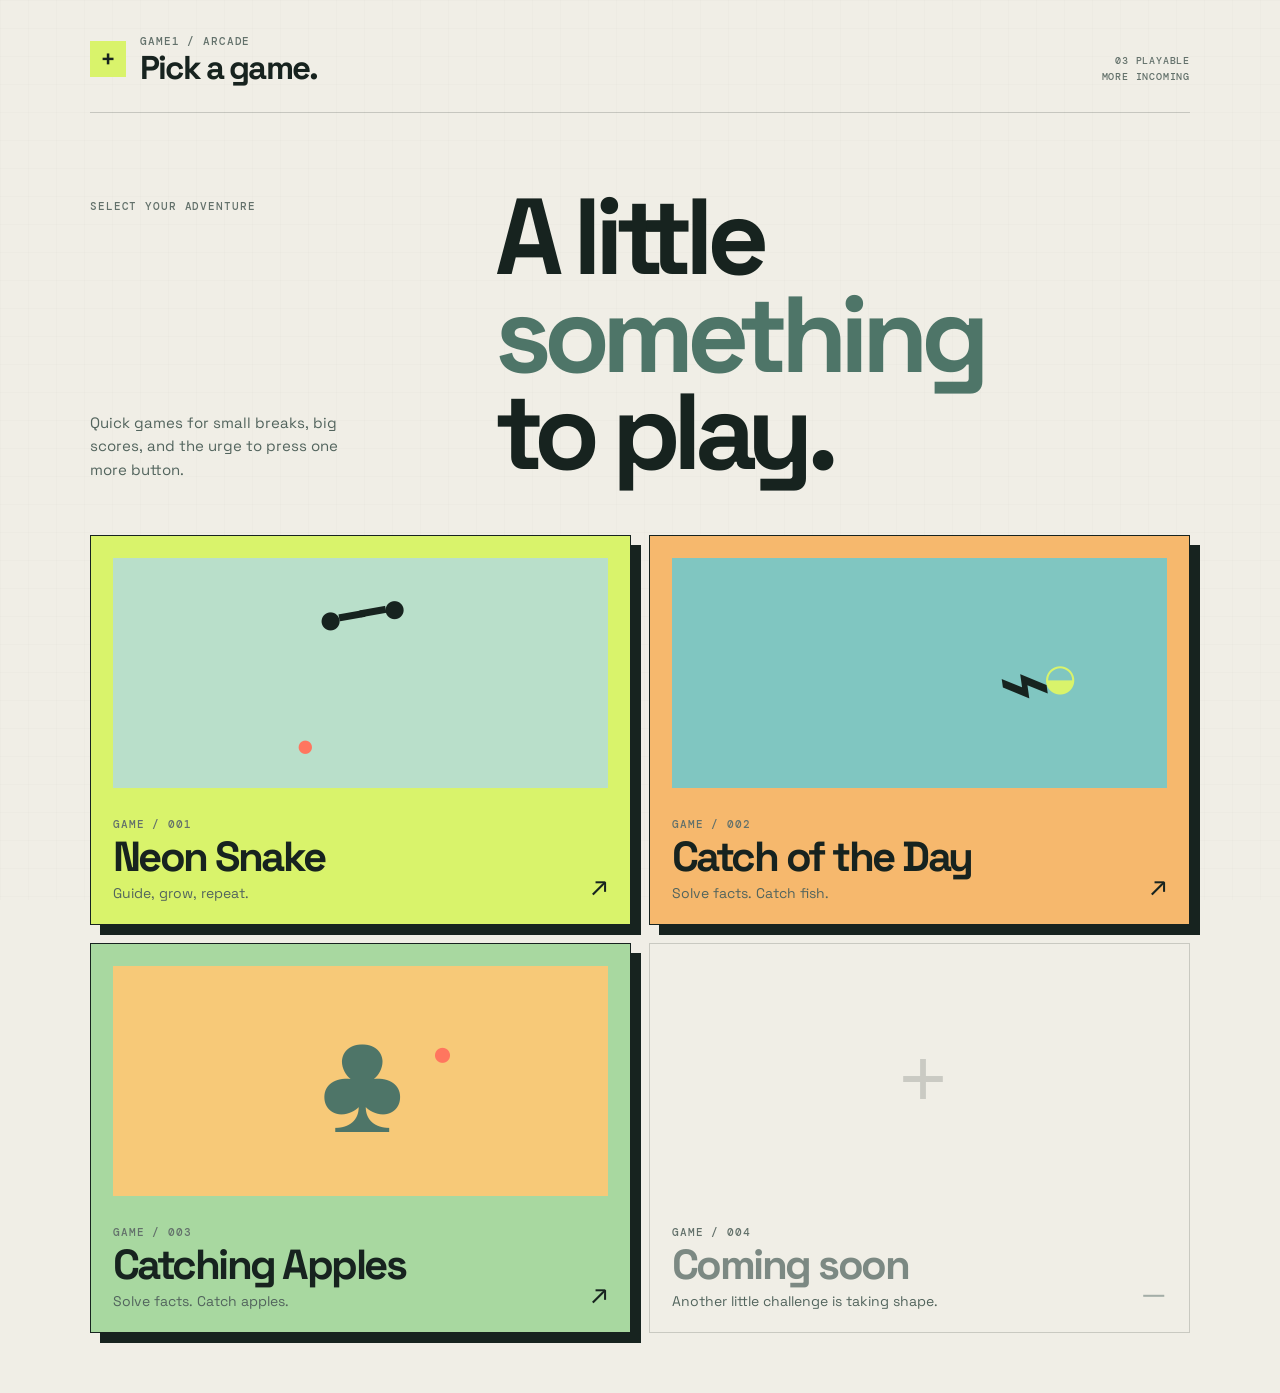
<file: index.html>
<!doctype html>
<html lang="en">
  <head>
    <meta charset="UTF-8" />
    <meta name="viewport" content="width=device-width, initial-scale=1.0" />
    <title>Game1 Arcade</title>
    <link rel="preconnect" href="https://fonts.googleapis.com" />
    <link rel="preconnect" href="https://fonts.gstatic.com" crossorigin />
    <link href="https://fonts.googleapis.com/css2?family=DM+Mono:wght@400;500&family=Space+Grotesk:wght@400;500;600;700&display=swap" rel="stylesheet" />
    <link rel="stylesheet" href="styles.css" />
  </head>
  <body>
    <main class="hub-shell">
      <header class="hub-header">
        <div class="brand-lockup">
          <span class="brand-mark" aria-hidden="true">+</span>
          <div>
            <p class="eyebrow">GAME1 / ARCADE</p>
            <h1>Pick a game.</h1>
          </div>
        </div>
        <p class="hub-count">03 PLAYABLE<br />MORE INCOMING</p>
      </header>

      <section class="hub-intro">
        <p class="eyebrow">SELECT YOUR ADVENTURE</p>
        <h2>A little<br /><em>something</em><br />to play.</h2>
        <p class="intro">Quick games for small breaks, big scores, and the urge to press one more button.</p>
      </section>

      <section class="game-grid" aria-label="Available games">
        <a class="game-card snake-card" href="snake.html">
          <div class="card-art" aria-hidden="true"><span class="pixel-snake">●━━●</span><span class="pixel-food">●</span></div>
          <div class="card-info"><p class="eyebrow">GAME / 001</p><h3>Neon Snake</h3><p>Guide, grow, repeat.</p></div>
          <span class="card-arrow" aria-hidden="true">↗</span>
        </a>
        <a class="game-card fishing-card" href="fishing.html">
          <div class="card-art fishing-art" aria-hidden="true"><span class="boat-art">⌁</span><span class="fish-art">◒</span></div>
          <div class="card-info"><p class="eyebrow">GAME / 002</p><h3>Catch of the Day</h3><p>Solve facts. Catch fish.</p></div>
          <span class="card-arrow" aria-hidden="true">↗</span>
        </a>
        <a class="game-card apple-card" href="apples.html">
          <div class="card-art apple-art" aria-hidden="true"><span class="tree-art">♣</span><span class="apple-art-fruit">●</span></div>
          <div class="card-info"><p class="eyebrow">GAME / 003</p><h3>Catching Apples</h3><p>Solve facts. Catch apples.</p></div>
          <span class="card-arrow" aria-hidden="true">↗</span>
        </a>
        <div class="game-card locked-card" aria-label="Next game coming soon">
          <div class="card-art locked-art" aria-hidden="true">+</div>
          <div class="card-info"><p class="eyebrow">GAME / 004</p><h3>Coming soon</h3><p>Another little challenge is taking shape.</p></div>
          <span class="card-arrow muted" aria-hidden="true">—</span>
        </div>
      </section>
    </main>
  </body>
</html>
</file>
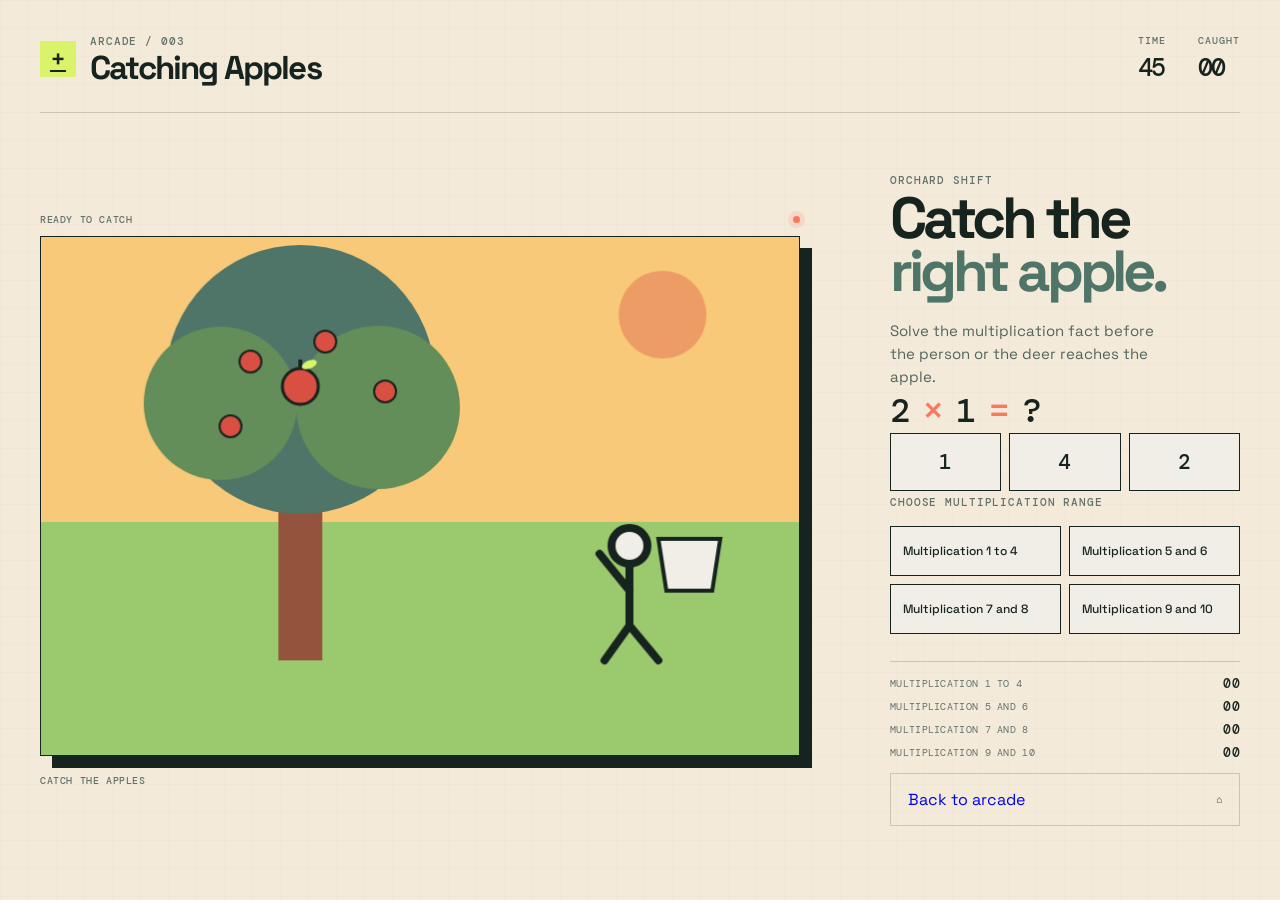
<file: apples.html>
<!doctype html>
<html lang="en">
  <head>
    <meta charset="UTF-8" />
    <meta name="viewport" content="width=device-width, initial-scale=1.0" />
    <title>Catching Apples</title>
    <link rel="preconnect" href="https://fonts.googleapis.com" />
    <link rel="preconnect" href="https://fonts.gstatic.com" crossorigin />
    <link href="https://fonts.googleapis.com/css2?family=DM+Mono:wght@400;500&family=Space+Grotesk:wght@400;500;600;700&display=swap" rel="stylesheet" />
    <link rel="stylesheet" href="styles.css" />
  </head>
  <body class="apples-page">
    <main class="apples-shell">
      <header class="topbar">
        <div class="brand-lockup">
          <a class="brand-mark home-link" href="index.html" aria-label="Back to arcade">+</a>
          <div>
            <p class="eyebrow">ARCADE / 003</p>
            <h1>Catching Apples</h1>
          </div>
        </div>
        <div class="apples-stats" aria-label="Game statistics">
          <div class="stat"><span>Time</span><strong id="apple-time">45</strong></div>
          <div class="stat"><span>Caught</span><strong id="apple-score">00</strong></div>
        </div>
      </header>

      <section class="apples-layout">
        <div class="apples-scene-wrap">
          <div class="board-meta"><span id="apple-status">Ready to catch</span><span class="live-dot"></span></div>
          <div class="scene-frame">
            <canvas id="apple-scene" width="760" height="520" aria-label="Catching apples game"></canvas>
            <div id="apple-game-over-box" class="game-over-box" role="status" hidden>
              <p class="eyebrow">ROUND COMPLETE</p>
              <strong id="apple-game-over-message"></strong>
            </div>
          </div>
          <div class="board-footer"><span>CATCH THE APPLES</span></div>
        </div>
        <aside class="apple-panel">
          <div>
            <p class="eyebrow">ORCHARD SHIFT</p>
            <h2>Catch the<br /><em>right apple.</em></h2>
            <p class="intro">Solve the multiplication fact before the person or the deer reaches the apple.</p>
            <div class="fact-box" aria-live="polite"><span id="first-number">1</span><b>×</b><span id="second-number">1</span><b>=</b><span>?</span></div>
          </div>
          <div id="answer-buttons" class="answer-buttons" aria-label="Choose the answer"></div>
          <div class="apple-controls" aria-label="Game controls">
            <p class="eyebrow mode-label">CHOOSE MULTIPLICATION RANGE</p>
            <div class="mode-buttons" aria-label="Choose multiplication range">
              <button class="mode-button" type="button" data-mode="1-4">Multiplication 1 to 4</button>
              <button class="mode-button" type="button" data-mode="5-6">Multiplication 5 and 6</button>
              <button class="mode-button" type="button" data-mode="7-8">Multiplication 7 and 8</button>
              <button class="mode-button" type="button" data-mode="9-10">Multiplication 9 and 10</button>
            </div>
            <div class="high-scores" aria-label="High scores">
              <div><span>Multiplication 1 to 4</span><strong id="high-score-1-4">00</strong></div>
              <div><span>Multiplication 5 and 6</span><strong id="high-score-5-6">00</strong></div>
              <div><span>Multiplication 7 and 8</span><strong id="high-score-7-8">00</strong></div>
              <div><span>Multiplication 9 and 10</span><strong id="high-score-9-10">00</strong></div>
            </div>
            <a class="secondary-button home-button" href="index.html">Back to arcade <span>⌂</span></a>
          </div>
        </aside>
      </section>
    </main>
    <script src="apples.js"></script>
  </body>
</html>
</file>
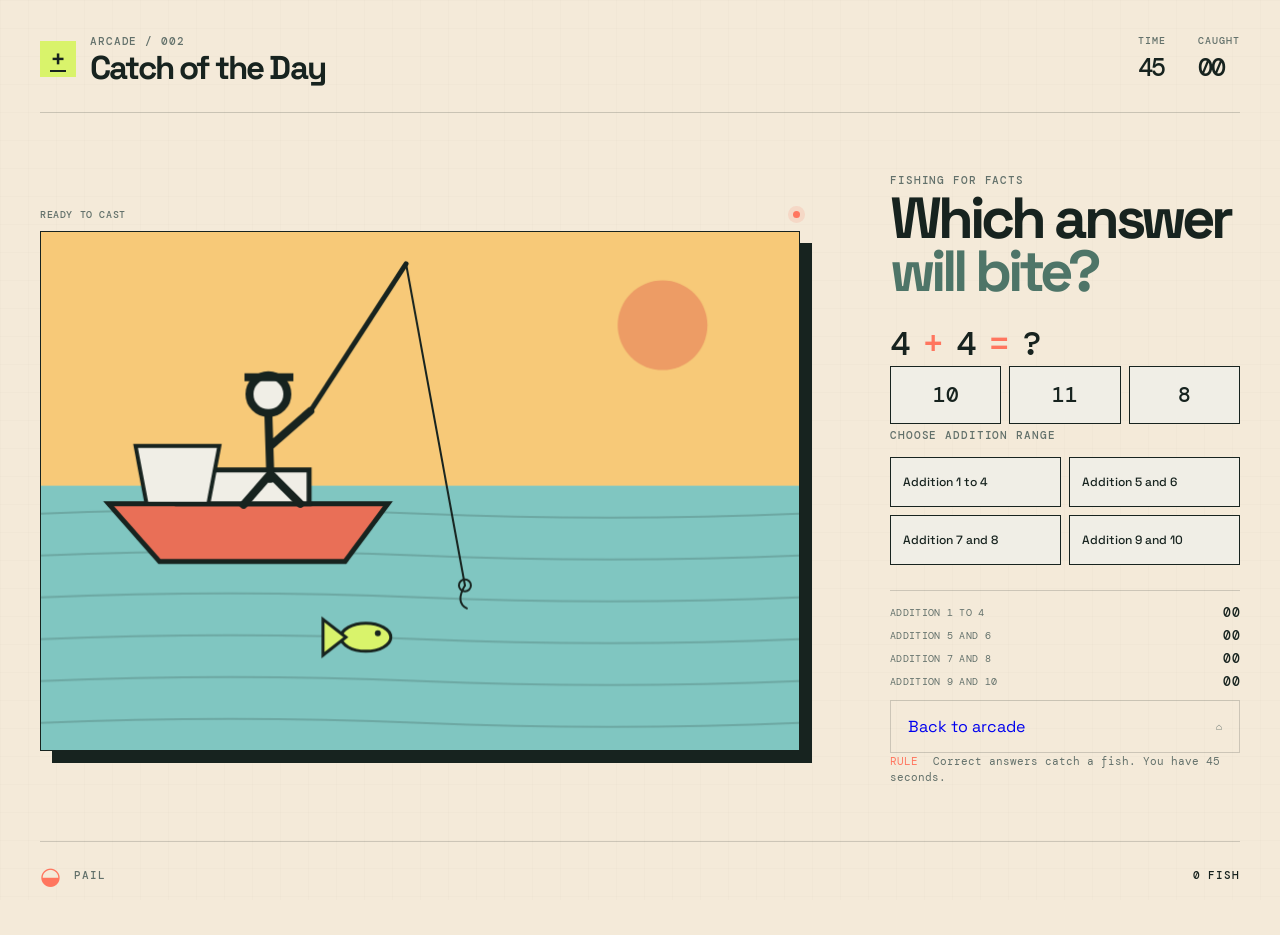
<file: fishing.html>
<!doctype html>
<html lang="en">
  <head>
    <meta charset="UTF-8" />
    <meta name="viewport" content="width=device-width, initial-scale=1.0" />
    <title>Catch of the Day</title>
    <link rel="preconnect" href="https://fonts.googleapis.com" />
    <link rel="preconnect" href="https://fonts.gstatic.com" crossorigin />
    <link href="https://fonts.googleapis.com/css2?family=DM+Mono:wght@400;500&family=Space+Grotesk:wght@400;500;600;700&display=swap" rel="stylesheet" />
    <link rel="stylesheet" href="styles.css" />
  </head>
  <body class="fishing-page">
    <main class="fishing-shell">
      <header class="topbar">
        <div class="brand-lockup">
          <a class="brand-mark home-link" href="index.html" aria-label="Back to arcade">+</a>
          <div>
            <p class="eyebrow">ARCADE / 002</p>
            <h1>Catch of the Day</h1>
          </div>
        </div>
        <div class="fishing-stats" aria-label="Game statistics">
          <div class="stat"><span>Time</span><strong id="time-left">45</strong></div>
          <div class="stat"><span>Caught</span><strong id="caught-count">00</strong></div>
        </div>
      </header>

      <section class="fishing-layout">
        <div class="fishing-scene-wrap">
          <div class="board-meta"><span id="fishing-status">Ready to cast</span><span class="live-dot"></span></div>
          <div class="scene-frame">
            <canvas id="fishing-scene" width="760" height="520" aria-label="A person fishing from a boat"></canvas>
            <div id="game-over-box" class="game-over-box" role="status" hidden>
              <p class="eyebrow">ROUND COMPLETE</p>
              <strong id="game-over-message"></strong>
            </div>
          </div>
        </div>
        <aside class="math-panel">
          <div>
            <p class="eyebrow">FISHING FOR FACTS</p>
            <h2>Which answer<br /><em>will bite?</em></h2>
            <div class="fact-box" aria-live="polite"><span id="first-number">1</span><b>+</b><span id="second-number">1</span><b>=</b><span>?</span></div>
          </div>
          <div id="answer-buttons" class="answer-buttons" aria-label="Choose the answer"></div>
          <div class="fishing-actions">
            <p class="eyebrow mode-label">CHOOSE ADDITION RANGE</p>
            <div id="mode-buttons" class="mode-buttons" aria-label="Choose addition range">
              <button class="mode-button" type="button" data-mode="1-4">Addition 1 to 4</button>
              <button class="mode-button" type="button" data-mode="5-6">Addition 5 and 6</button>
              <button class="mode-button" type="button" data-mode="7-8">Addition 7 and 8</button>
              <button class="mode-button" type="button" data-mode="9-10">Addition 9 and 10</button>
            </div>
            <div class="high-scores" aria-label="High scores">
              <div><span>Addition 1 to 4</span><strong id="high-score-1-4">00</strong></div>
              <div><span>Addition 5 and 6</span><strong id="high-score-5-6">00</strong></div>
              <div><span>Addition 7 and 8</span><strong id="high-score-7-8">00</strong></div>
              <div><span>Addition 9 and 10</span><strong id="high-score-9-10">00</strong></div>
            </div>
            <a class="secondary-button home-button" href="index.html">Back to arcade <span>⌂</span></a>
          </div>
          <p class="tip"><span>RULE</span> Correct answers catch a fish. You have 45 seconds.</p>
        </aside>
      </section>
      <section class="pail-row"><span class="pail-icon" aria-hidden="true">◒</span><span>Pail</span><strong id="pail-count">0 fish</strong></section>
    </main>
    <script src="fishing.js"></script>
  </body>
</html>
</file>
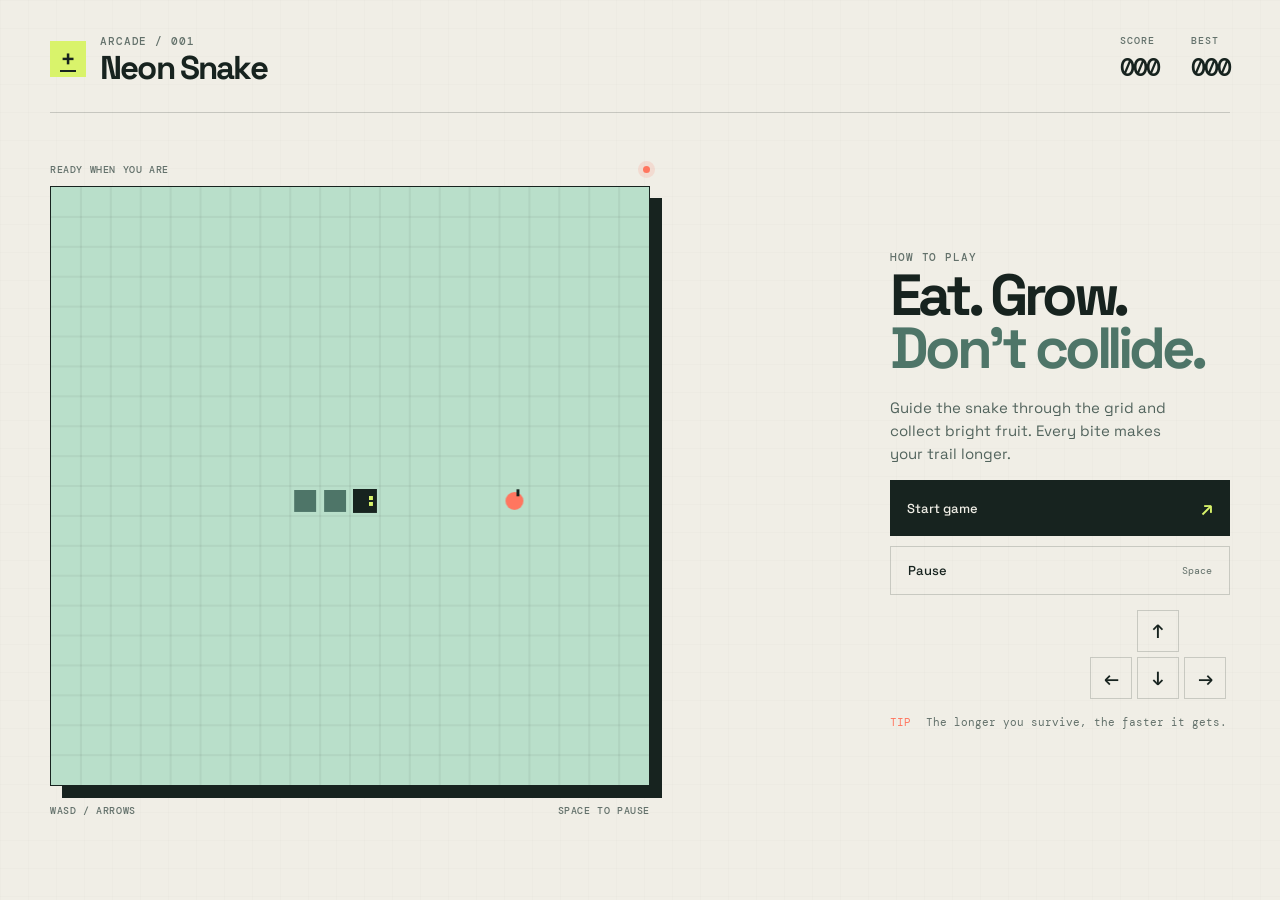
<file: snake.html>
<!doctype html>
<html lang="en">
  <head>
    <meta charset="UTF-8" />
    <meta name="viewport" content="width=device-width, initial-scale=1.0" />
    <title>Neon Snake</title>
    <link rel="preconnect" href="https://fonts.googleapis.com" />
    <link rel="preconnect" href="https://fonts.gstatic.com" crossorigin />
    <link href="https://fonts.googleapis.com/css2?family=DM+Mono:wght@400;500&family=Space+Grotesk:wght@400;500;600;700&display=swap" rel="stylesheet" />
    <link rel="stylesheet" href="styles.css" />
  </head>
  <body>
    <main class="game-shell">
      <header class="topbar">
        <div class="brand-lockup">
          <a class="brand-mark home-link" href="index.html" aria-label="Back to arcade">+</a>
          <div>
            <p class="eyebrow">ARCADE / 001</p>
            <h1>Neon Snake</h1>
          </div>
        </div>
        <div class="stats" aria-label="Game statistics">
          <div class="stat"><span>Score</span><strong id="score">000</strong></div>
          <div class="stat"><span>Best</span><strong id="best">000</strong></div>
        </div>
      </header>

      <section class="play-layout">
        <div class="board-wrap">
          <div class="board-meta"><span id="status">Ready when you are</span><span class="live-dot"></span></div>
          <canvas id="game-board" width="600" height="600" aria-label="Snake game board"></canvas>
          <div class="board-footer"><span>WASD / ARROWS</span><span>SPACE TO PAUSE</span></div>
        </div>

        <aside class="control-panel">
          <div>
            <p class="eyebrow">HOW TO PLAY</p>
            <h2>Eat. Grow.<br /><em>Don't collide.</em></h2>
            <p class="intro">Guide the snake through the grid and collect bright fruit. Every bite makes your trail longer.</p>
          </div>
          <div class="controls" aria-label="Game controls">
            <button id="start-button" class="primary-button" type="button">Start game <span>↗</span></button>
            <button id="pause-button" class="secondary-button" type="button">Pause <span>Space</span></button>
          </div>
          <div class="d-pad" aria-label="Touch controls">
            <button data-direction="up" class="up" type="button" aria-label="Move up">↑</button>
            <button data-direction="left" type="button" aria-label="Move left">←</button>
            <button data-direction="down" type="button" aria-label="Move down">↓</button>
            <button data-direction="right" type="button" aria-label="Move right">→</button>
          </div>
          <p class="tip"><span>TIP</span> The longer you survive, the faster it gets.</p>
        </aside>
      </section>
    </main>
    <script src="game.js"></script>
  </body>
</html>
</file>
<file: styles.css>
:root {
  --ink: #17231f;
  --paper: #f0eee6;
  --lime: #d9f36b;
  --coral: #ff765f;
  --mint: #a9d9c6;
  --line: rgba(23, 35, 31, 0.18);
  --mono: "DM Mono", monospace;
  --display: "Space Grotesk", sans-serif;
}

* { box-sizing: border-box; }

body {
  margin: 0;
  min-width: 320px;
  color: var(--ink);
  background: var(--paper);
  font-family: var(--display);
}

body::before {
  position: fixed;
  inset: 0;
  z-index: -1;
  pointer-events: none;
  content: "";
  opacity: 0.35;
  background-image: linear-gradient(rgba(23, 35, 31, 0.035) 1px, transparent 1px), linear-gradient(90deg, rgba(23, 35, 31, 0.035) 1px, transparent 1px);
  background-size: 28px 28px;
}

.game-shell { width: min(1180px, calc(100% - 48px)); margin: 0 auto; padding: 34px 0 44px; }
.topbar { display: flex; align-items: flex-end; justify-content: space-between; padding-bottom: 28px; border-bottom: 1px solid var(--line); }
.brand-lockup { display: flex; align-items: center; gap: 14px; }
.brand-mark { display: grid; width: 36px; height: 36px; place-items: center; color: var(--ink); background: var(--lime); font-size: 26px; font-weight: 500; }
.eyebrow { margin: 0 0 5px; color: #63716b; font: 500 11px var(--mono); letter-spacing: 0.08em; }
h1 { margin: 0; font-size: clamp(24px, 4vw, 33px); letter-spacing: -0.055em; line-height: 0.95; }
.stats { display: flex; gap: 32px; }
.stat span { display: block; margin-bottom: 4px; color: #63716b; font: 500 10px var(--mono); text-transform: uppercase; letter-spacing: 0.1em; }
.stat strong { font: 500 25px var(--mono); letter-spacing: -0.08em; }
.play-layout { display: grid; grid-template-columns: minmax(400px, 1fr) minmax(270px, 340px); align-items: center; gap: clamp(48px, 9vw, 126px); padding-top: 50px; }
.board-wrap { width: 100%; max-width: 600px; }
.board-meta, .board-footer { display: flex; justify-content: space-between; color: #63716b; font: 500 10px var(--mono); letter-spacing: 0.06em; text-transform: uppercase; }
.board-meta { align-items: center; margin-bottom: 10px; }
.live-dot { width: 7px; height: 7px; margin-left: auto; background: var(--coral); border-radius: 50%; box-shadow: 0 0 0 5px rgba(255, 118, 95, 0.15); }
canvas { display: block; width: 100%; aspect-ratio: 1; border: 1px solid var(--ink); background: #b9dfca; box-shadow: 12px 12px 0 var(--ink); }
.board-footer { margin-top: 18px; }
.control-panel { display: flex; min-height: 500px; flex-direction: column; justify-content: space-between; padding: 10px 0; }
h2 { margin: 0 0 22px; font-size: clamp(36px, 5vw, 58px); letter-spacing: -0.07em; line-height: 0.9; }
h2 em { color: #4e7568; font-style: normal; }
.intro { max-width: 285px; margin: 0; color: #52645d; font-size: 15px; line-height: 1.55; }
.controls { display: grid; gap: 10px; }
button { border: 0; color: inherit; cursor: pointer; font: 500 13px var(--display); transition: transform 150ms ease, background 150ms ease; }
button:hover { transform: translateY(-2px); }
button:focus-visible { outline: 3px solid var(--coral); outline-offset: 3px; }
.primary-button, .secondary-button { display: flex; align-items: center; justify-content: space-between; width: 100%; padding: 15px 17px; text-align: left; }
.primary-button { background: var(--ink); color: var(--paper); }
.primary-button span { color: var(--lime); font-size: 20px; }
.secondary-button { border: 1px solid var(--line); background: transparent; }
.secondary-button span { color: #63716b; font: 10px var(--mono); }
.d-pad { display: grid; width: 140px; grid-template-columns: repeat(3, 42px); grid-template-rows: repeat(2, 42px); gap: 5px; align-self: end; }
.d-pad button { border: 1px solid var(--line); background: transparent; font-size: 19px; }
.d-pad button:hover { background: var(--lime); }
.d-pad .up { grid-column: 2; }
.d-pad .up + button { grid-column: 1; }
.tip { margin: 0; color: #63716b; font: 11px/1.5 var(--mono); }
.tip span { margin-right: 8px; color: var(--coral); }
.hub-shell { width: min(1100px, calc(100% - 48px)); margin: 0 auto; padding: 34px 0 60px; }
.hub-header { display: flex; align-items: flex-end; justify-content: space-between; padding-bottom: 28px; border-bottom: 1px solid var(--line); }
.hub-count { margin: 0; color: #63716b; font: 500 10px/1.55 var(--mono); letter-spacing: 0.08em; text-align: right; }
.hub-intro { display: grid; grid-template-columns: minmax(180px, 0.7fr) minmax(280px, 1.3fr); gap: 30px; align-items: end; padding: 76px 0 54px; }
.hub-intro .eyebrow { align-self: start; padding-top: 10px; }
.hub-intro h2 { grid-column: 2; grid-row: 1 / span 2; margin: 0; font-size: clamp(54px, 9vw, 108px); }
.hub-intro .intro { grid-column: 1; grid-row: 2; }
.game-grid { display: grid; grid-template-columns: repeat(2, minmax(0, 1fr)); gap: 18px; }
.game-card { position: relative; display: flex; min-height: 390px; flex-direction: column; justify-content: space-between; padding: 22px; border: 1px solid var(--ink); color: var(--ink); text-decoration: none; }
.snake-card { background: var(--lime); box-shadow: 10px 10px 0 var(--ink); }
.fishing-card { background: #f6b86d; box-shadow: 10px 10px 0 var(--ink); }
.apple-card { background: #a8d8a0; box-shadow: 10px 10px 0 var(--ink); }
.game-card:hover { transform: translate(-3px, -3px); }
.card-art { display: grid; min-height: 230px; place-items: center; background: #b9dfca; color: var(--ink); font: 500 clamp(20px, 4vw, 42px) var(--mono); letter-spacing: -0.08em; }
.fishing-art { position: relative; overflow: hidden; background: #80c6c1; }
.boat-art { position: absolute; right: 24%; bottom: 20%; font-size: 90px; transform: rotate(-8deg); }
.fish-art { position: absolute; right: 19%; bottom: 38%; color: var(--lime); font-size: 37px; }
.apple-art { position: relative; overflow: hidden; background: #f7c978; }
.tree-art { color: #4e7568; font-size: 150px; line-height: 1; }
.apple-art-fruit { position: absolute; top: 28%; right: 32%; color: var(--coral); font-size: 35px; }
.pixel-snake { transform: rotate(-10deg); }
.pixel-food { align-self: end; margin: 0 23% 22px 0; color: var(--coral); font-size: 31px; }
.locked-card { border-color: var(--line); color: #7c8983; background: rgba(240, 238, 230, 0.55); }
.locked-art { background: transparent; color: var(--line); font-size: 90px; font-weight: 300; }
.card-info { margin-top: 25px; }
.card-info h3 { margin: 0 0 6px; font-size: clamp(28px, 4vw, 42px); letter-spacing: -0.06em; line-height: 1; }
.card-info p:last-child { margin: 0; color: #52645d; font-size: 14px; }
.card-arrow { position: absolute; right: 22px; bottom: 21px; font-size: 28px; }
.card-arrow.muted { color: #a3ada7; }
.fishing-page { --paper: #f4ead9; }
.fishing-shell { width: min(1200px, calc(100% - 48px)); margin: 0 auto; padding: 34px 0 44px; }
.fishing-stats { display: flex; gap: 32px; }
.fishing-layout { display: grid; grid-template-columns: minmax(400px, 1fr) minmax(275px, 350px); align-items: center; gap: clamp(42px, 7vw, 92px); padding-top: 50px; }
.fishing-scene-wrap { width: 100%; }
#fishing-scene { display: block; width: 100%; aspect-ratio: 1.46; border: 1px solid var(--ink); background: #80c6c1; box-shadow: 12px 12px 0 var(--ink); }
.scene-frame { position: relative; }
.game-over-box { position: absolute; top: 50%; left: 50%; width: min(82%, 390px); padding: 25px 28px; border: 2px solid var(--ink); background: var(--lime); box-shadow: 8px 8px 0 var(--ink); transform: translate(-50%, -50%); text-align: center; }
.game-over-box strong { display: block; font-size: clamp(20px, 3vw, 29px); letter-spacing: -0.05em; line-height: 1.1; }
.math-panel { display: flex; min-height: 500px; flex-direction: column; justify-content: space-between; padding: 10px 0; }
.math-panel h2 { margin-bottom: 24px; }
.fact-box { display: flex; align-items: center; gap: 13px; color: var(--ink); font: 500 34px var(--mono); }
.fact-box b { color: var(--coral); font-weight: 500; }
.answer-buttons { display: grid; grid-template-columns: repeat(3, 1fr); gap: 8px; }
.answer-button { min-height: 58px; border: 1px solid var(--ink); background: #f0eee6; font: 500 21px var(--mono); }
.answer-button:hover { background: var(--lime); }
.answer-button.wrong-answer { border-color: var(--coral); background: #ffb0a0; color: #8a3025; }
.answer-button:disabled { cursor: default; opacity: 0.45; }
.fishing-actions { display: grid; gap: 10px; }
.mode-label { margin-top: 4px; }
.mode-buttons { display: grid; grid-template-columns: repeat(2, 1fr); gap: 8px; }
.mode-button { min-height: 50px; border: 1px solid var(--ink); background: #f0eee6; font-size: 12px; text-align: left; padding: 10px 12px; }
.mode-button:hover, .mode-button.selected { background: var(--lime); }
.high-scores { display: grid; gap: 6px; margin-top: 15px; border-top: 1px solid var(--line); padding-top: 13px; }
.high-scores div { display: flex; align-items: center; justify-content: space-between; color: #63716b; font: 10px var(--mono); text-transform: uppercase; letter-spacing: 0.03em; }
.high-scores strong { color: var(--ink); font: 500 13px var(--mono); }
.home-button { text-decoration: none; }
.pail-row { display: flex; align-items: center; gap: 12px; margin-top: 45px; border-top: 1px solid var(--line); padding-top: 18px; color: #63716b; font: 500 11px var(--mono); text-transform: uppercase; letter-spacing: 0.08em; }
.pail-row strong { margin-left: auto; color: var(--ink); font-weight: 500; }
.pail-icon { color: var(--coral); font-size: 24px; }
.apples-page { --paper: #f4ead9; }
.apples-shell { width: min(1200px, calc(100% - 48px)); margin: 0 auto; padding: 34px 0 44px; }
.apples-stats { display: flex; gap: 32px; }
.apples-layout { display: grid; grid-template-columns: minmax(400px, 1fr) minmax(275px, 350px); align-items: center; gap: clamp(42px, 7vw, 92px); padding-top: 50px; }
.apples-scene-wrap { width: 100%; }
#apple-scene { display: block; width: 100%; aspect-ratio: 1.46; border: 1px solid var(--ink); background: #f7c978; box-shadow: 12px 12px 0 var(--ink); }
.apple-panel { display: flex; min-height: 500px; flex-direction: column; justify-content: space-between; padding: 10px 0; }
.apple-panel h2 { margin-bottom: 22px; }
.apple-controls { display: grid; gap: 12px; }
@media (max-width: 780px) {
  .hub-shell { width: min(100% - 30px, 560px); padding-top: 22px; }
  .hub-header { align-items: flex-start; }
  .hub-intro { display: block; padding: 54px 0 38px; }
  .hub-intro h2 { margin: 14px 0 24px; font-size: 68px; }
  .game-grid { grid-template-columns: 1fr; }
  .game-card { min-height: 330px; }
  .card-art { min-height: 180px; }
  .fishing-shell { width: min(100% - 30px, 560px); padding-top: 22px; }
  .fishing-layout { display: block; padding-top: 34px; }
  .math-panel { min-height: auto; gap: 27px; padding-top: 42px; }
  .fishing-stats { gap: 18px; }
  .apples-shell { width: min(100% - 30px, 560px); padding-top: 22px; }
  .apples-layout { display: block; padding-top: 34px; }
  .apple-panel { min-height: auto; gap: 27px; padding-top: 42px; }
  .apples-stats { gap: 18px; }
  .game-shell { width: min(100% - 30px, 560px); padding-top: 22px; }
  .topbar { align-items: flex-start; }
  .stats { gap: 18px; }
  .play-layout { display: block; padding-top: 34px; }
  .board-wrap { max-width: none; }
  .control-panel { min-height: auto; gap: 25px; padding-top: 44px; }
  h2 { font-size: 42px; }
  .intro { max-width: 420px; }
  .d-pad { align-self: start; }
}
@media (max-width: 420px) {
  .game-shell { width: min(100% - 24px, 370px); }
  .board-footer { font-size: 9px; }
  .stats { gap: 12px; }
  .stat strong { font-size: 20px; }
  canvas { box-shadow: 7px 7px 0 var(--ink); }
}
</file>
